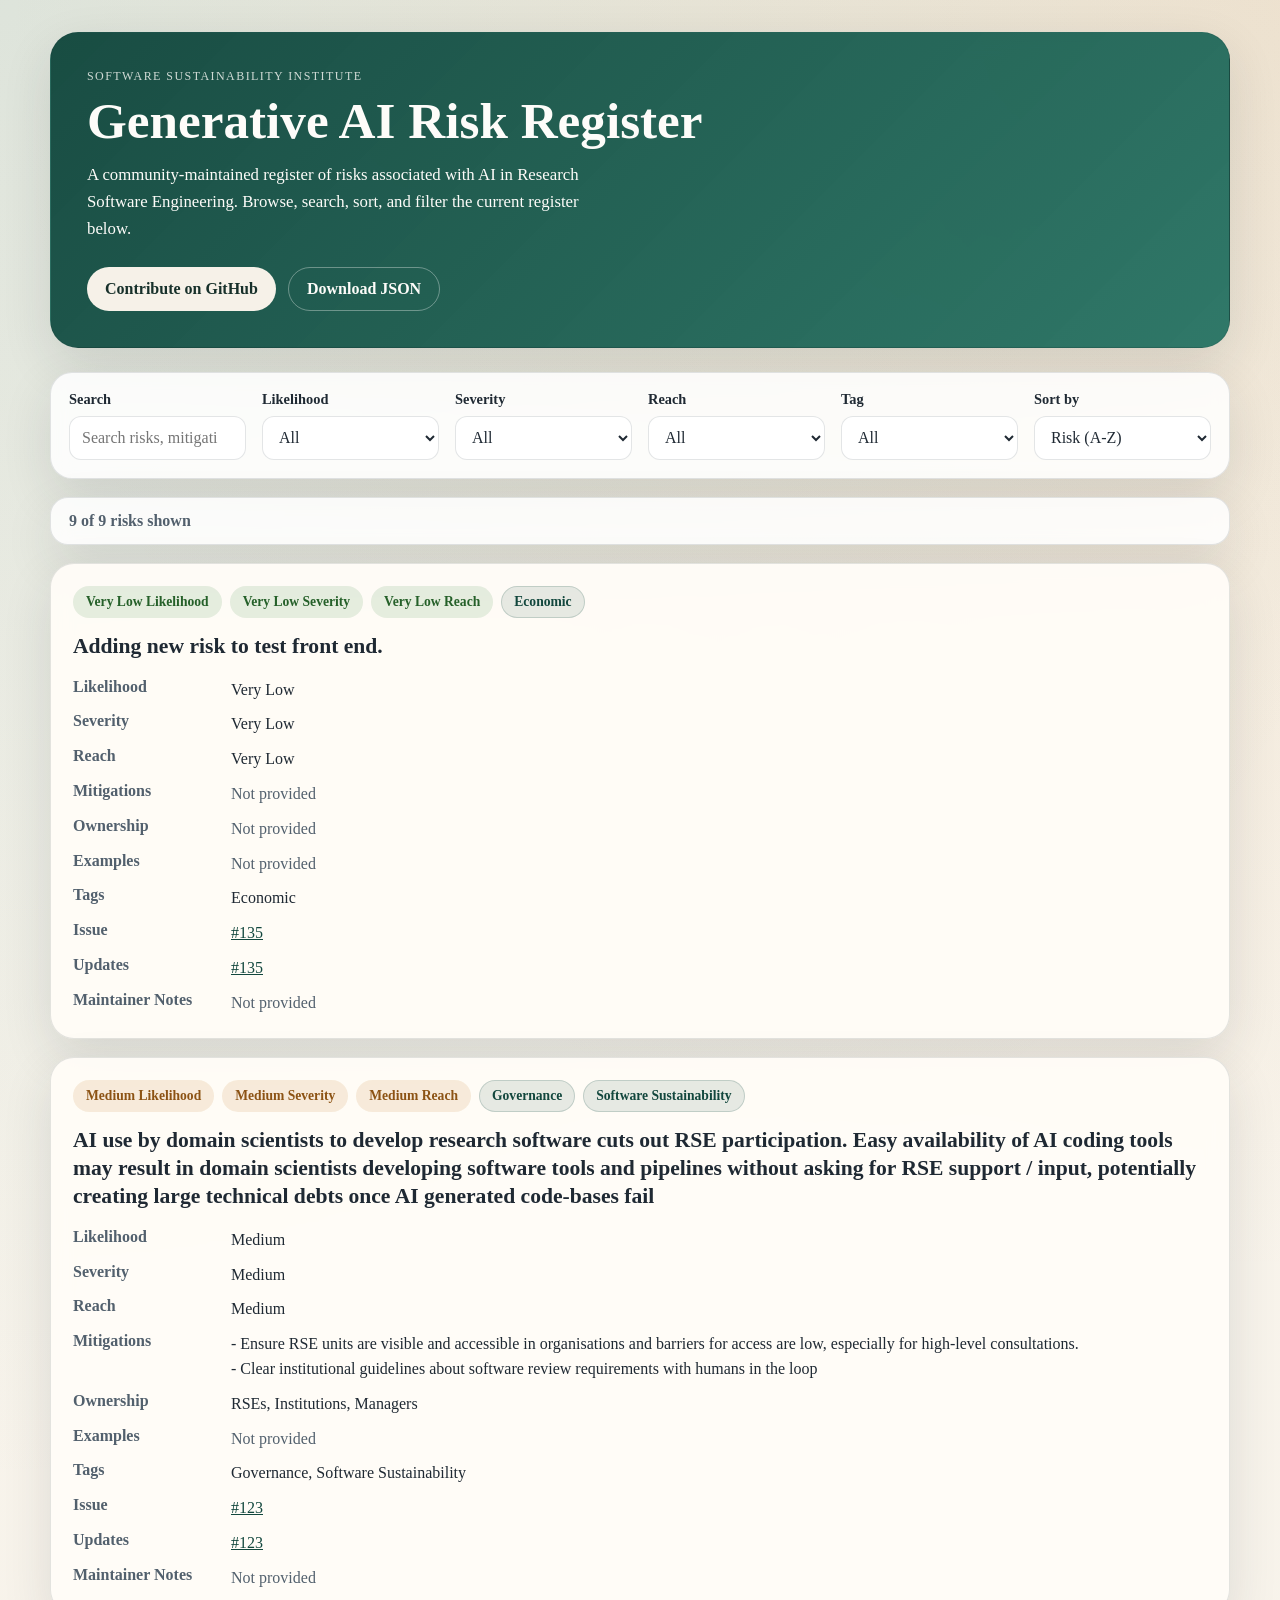
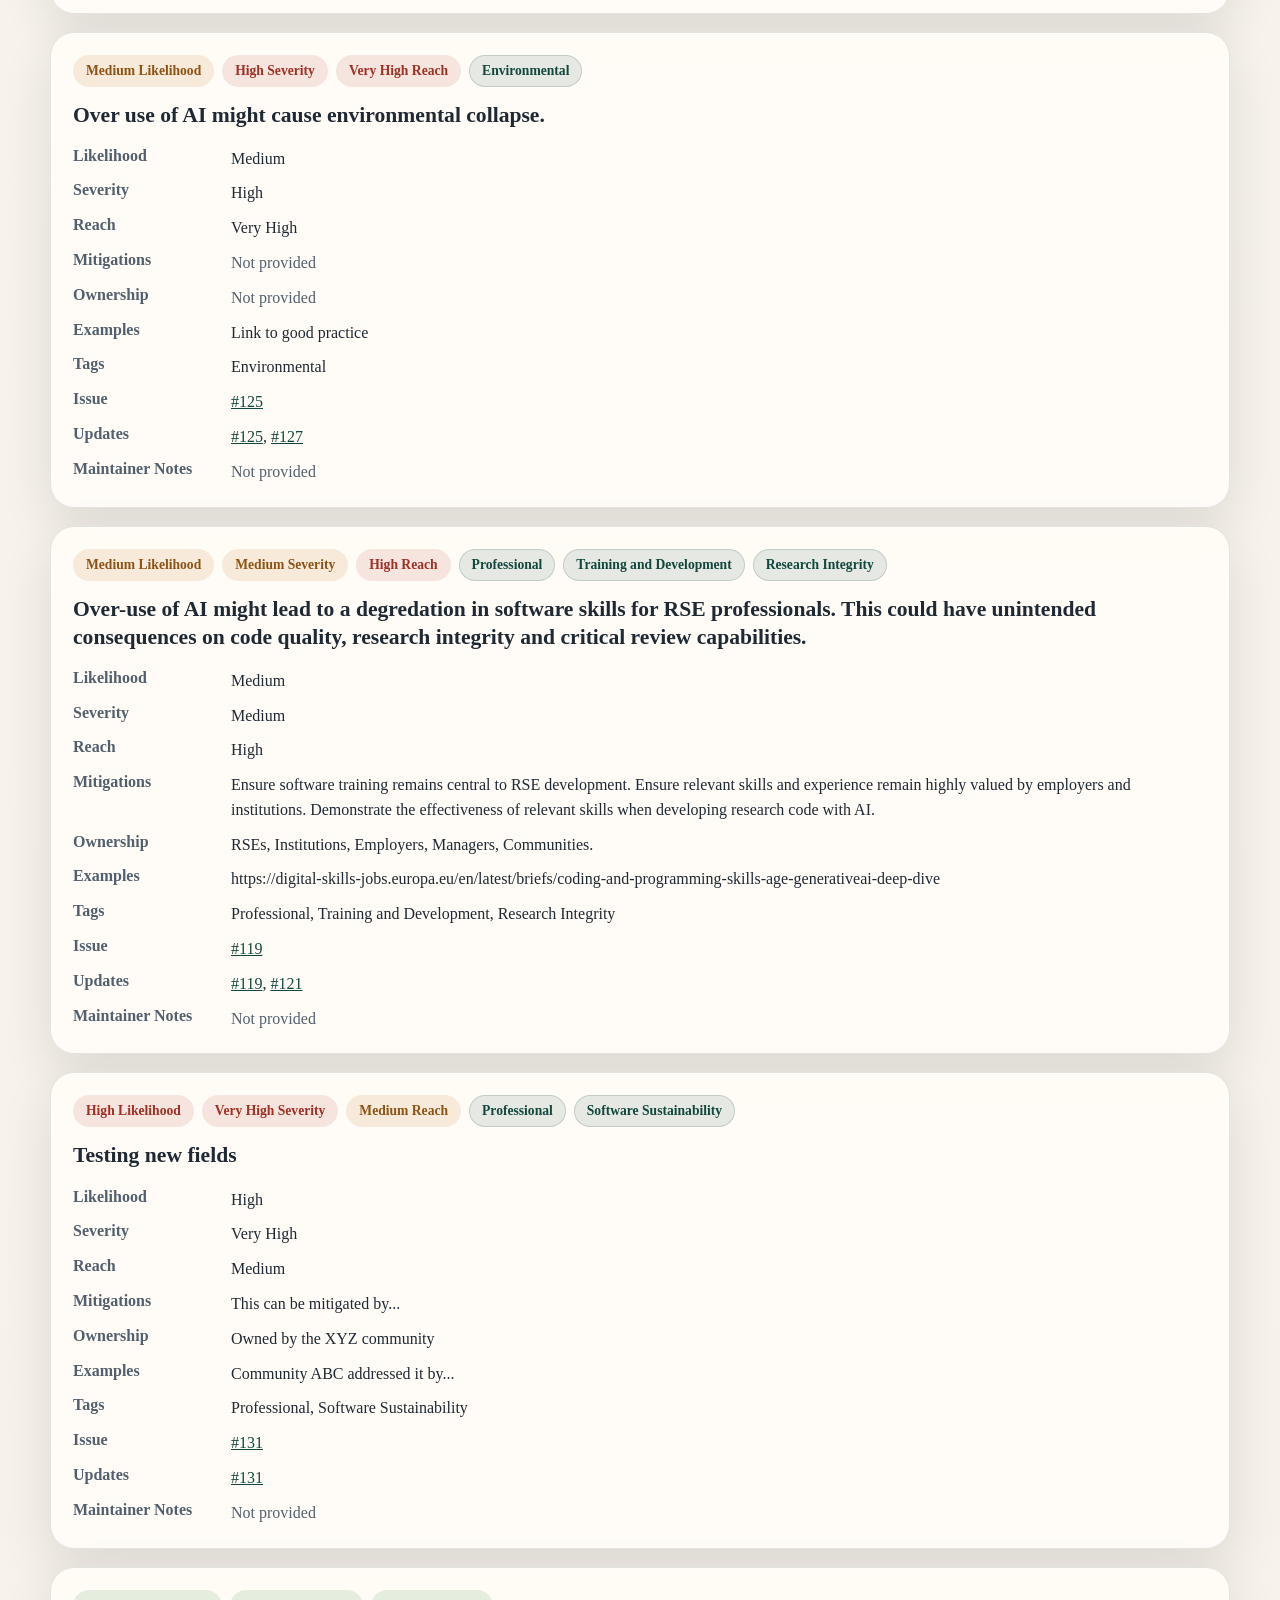
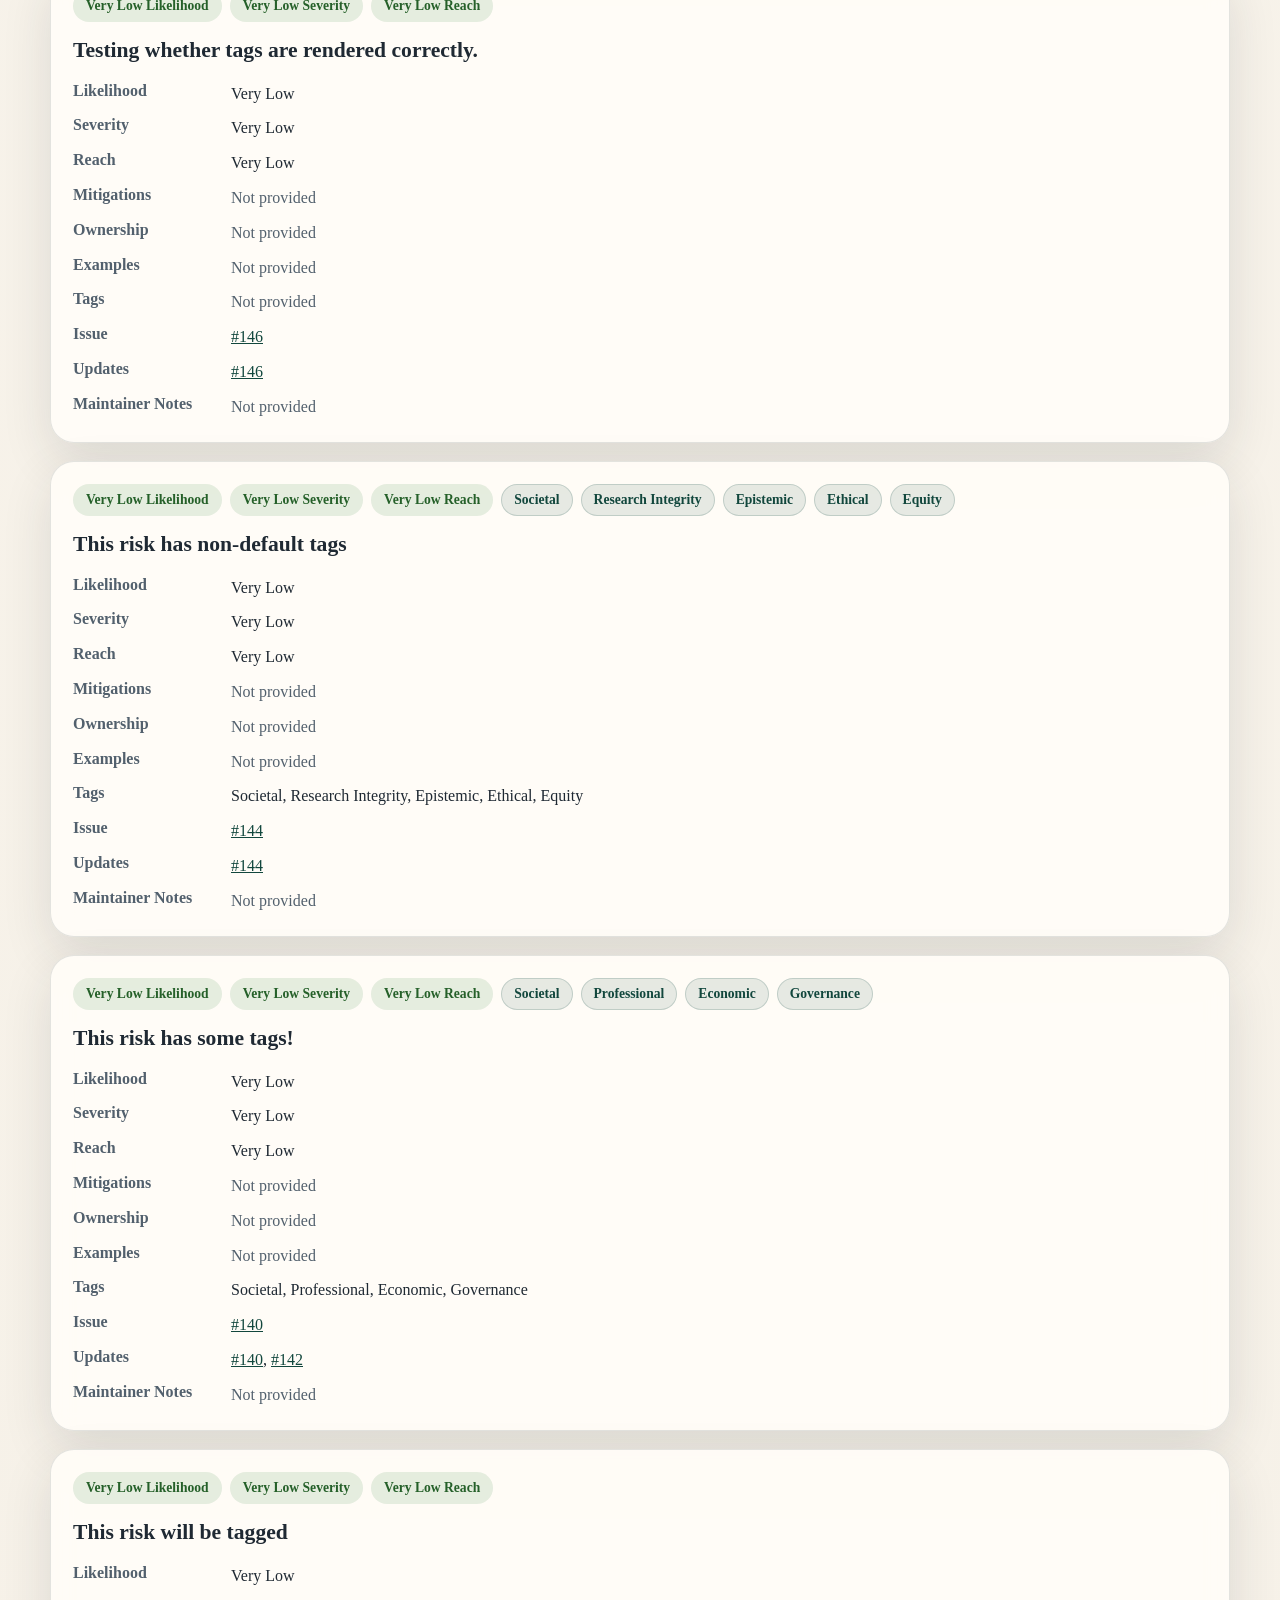
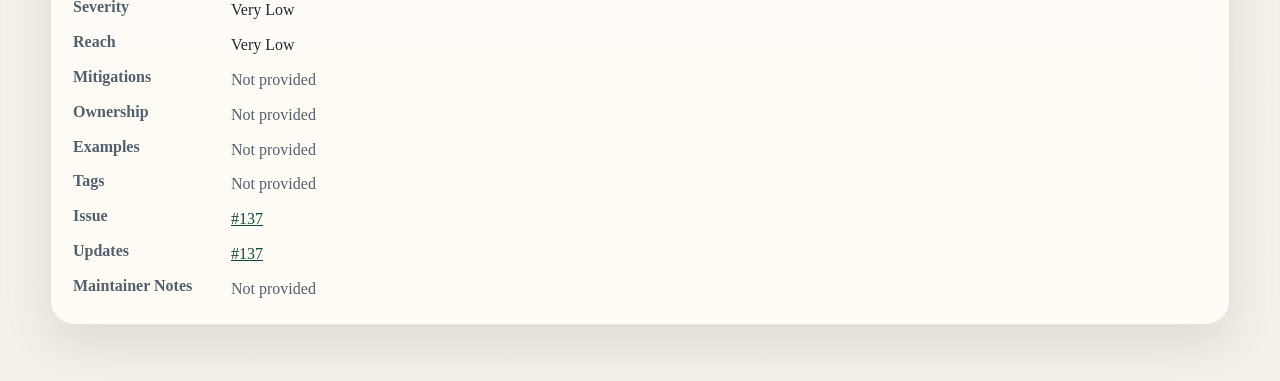
<file: index.html>
<!DOCTYPE html>
<html lang="en">
<head>
    <meta charset="UTF-8">
    <meta name="viewport" content="width=device-width, initial-scale=1.0">
    <title>SSI Generative AI Risk Register</title>
    <link rel="stylesheet" href="./styles.css">
</head>
<body>
    <main class="page-shell">
        <section class="hero">
            <p class="eyebrow">Software Sustainability Institute</p>
            <h1>Generative AI Risk Register</h1>
            <p class="intro">
                A community-maintained register of risks associated with AI in Research Software Engineering.
                Browse, search, sort, and filter the current register below.
            </p>
            <div class="hero-actions">
                <a class="button button-primary" href="https://github.com/jshng-glasgow/SSI-Responsible-AI-Risk-Register/" target="_blank" rel="noreferrer">Contribute on GitHub</a>
                <a class="button button-secondary" href="./risks.json" target="_blank" rel="noreferrer">Download JSON</a>
            </div>
        </section>

        <section class="controls-panel" aria-label="Register controls">
            <div class="control">
                <label for="search-input">Search</label>
                <input id="search-input" type="search" placeholder="Search risks, mitigations, ownership, examples..." />
            </div>
            <div class="control">
                <label for="likelihood-filter">Likelihood</label>
                <select id="likelihood-filter">
                    <option value="">All</option>
                </select>
            </div>
            <div class="control">
                <label for="severity-filter">Severity</label>
                <select id="severity-filter">
                    <option value="">All</option>
                </select>
            </div>
            <div class="control">
                <label for="reach-filter">Reach</label>
                <select id="reach-filter">
                    <option value="">All</option>
                </select>
            </div>
            <div class="control">
                <label for="tag-filter">Tag</label>
                <select id="tag-filter">
                    <option value="">All</option>
                </select>
            </div>
            <div class="control">
                <label for="sort-select">Sort by</label>
                <select id="sort-select">
                    <option value="risk-asc">Risk (A-Z)</option>
                    <option value="likelihood-desc">Likelihood (highest first)</option>
                    <option value="severity-desc">Severity (highest first)</option>
                    <option value="reach-desc">Reach (highest first)</option>
                    <option value="issue-desc">Most recent issue</option>
                </select>
            </div>
        </section>

        <section class="results-bar" aria-live="polite">
            <p id="results-summary">Loading register...</p>
        </section>

        <section id="register-root" class="register-root" aria-live="polite"></section>
    </main>

    <template id="risk-card-template">
        <article class="risk-card">
            <div class="card-header">
                <div class="card-meta"></div>
                <h2 class="card-title"></h2>
            </div>
            <dl class="card-grid"></dl>
        </article>
    </template>

    <script src="./app.js"></script>
</body>
</html>
</file>
<file: styles.css>
:root {
  --page-bg: #f6f1e8;
  --panel-bg: rgba(255, 255, 255, 0.85);
  --card-bg: rgba(255, 252, 247, 0.96);
  --text-main: #1f2933;
  --text-soft: #52606d;
  --border: rgba(31, 41, 51, 0.12);
  --accent: #1f6f5f;
  --accent-strong: #12473d;
  --shadow: 0 18px 50px rgba(31, 41, 51, 0.12);
}

* {
  box-sizing: border-box;
}

body {
  margin: 0;
  font-family: Georgia, "Times New Roman", serif;
  color: var(--text-main);
  background:
    radial-gradient(circle at top left, rgba(31, 111, 95, 0.12), transparent 28%),
    radial-gradient(circle at top right, rgba(196, 127, 46, 0.14), transparent 24%),
    linear-gradient(180deg, #f8f4ec 0%, var(--page-bg) 100%);
}

a {
  color: var(--accent-strong);
}

.page-shell {
  width: min(1180px, calc(100% - 32px));
  margin: 0 auto;
  padding: 32px 0 56px;
}

.hero,
.controls-panel,
.results-bar,
.risk-card {
  backdrop-filter: blur(10px);
  box-shadow: var(--shadow);
  border: 1px solid var(--border);
}

.hero {
  background: linear-gradient(135deg, rgba(18, 71, 61, 0.97), rgba(31, 111, 95, 0.92));
  color: #fdfcf9;
  border-radius: 28px;
  padding: 36px;
}

.eyebrow {
  margin: 0 0 12px;
  text-transform: uppercase;
  letter-spacing: 0.12em;
  font-size: 0.75rem;
  opacity: 0.8;
}

.hero h1 {
  margin: 0;
  font-size: clamp(2.2rem, 4vw, 4rem);
  line-height: 0.96;
}

.intro {
  max-width: 60ch;
  font-size: 1.05rem;
  line-height: 1.6;
}

.hero-actions {
  display: flex;
  flex-wrap: wrap;
  gap: 12px;
  margin-top: 24px;
}

.button {
  display: inline-flex;
  align-items: center;
  justify-content: center;
  min-height: 44px;
  padding: 0 18px;
  border-radius: 999px;
  text-decoration: none;
  font-weight: 700;
}

.button-primary {
  background: #f6f1e8;
  color: #17302a;
}

.button-secondary {
  background: transparent;
  color: #fdfcf9;
  border: 1px solid rgba(253, 252, 249, 0.35);
}

.controls-panel {
  display: grid;
  grid-template-columns: repeat(6, minmax(0, 1fr));
  gap: 16px;
  margin-top: 24px;
  padding: 18px;
  border-radius: 22px;
  background: var(--panel-bg);
}

.control {
  display: flex;
  flex-direction: column;
  gap: 8px;
}

.control label {
  font-size: 0.9rem;
  font-weight: 700;
}

.control input,
.control select {
  width: 100%;
  min-height: 44px;
  padding: 10px 12px;
  border-radius: 12px;
  border: 1px solid var(--border);
  background: rgba(255, 255, 255, 0.92);
  color: var(--text-main);
  font: inherit;
}

.results-bar {
  margin-top: 18px;
  padding: 14px 18px;
  border-radius: 18px;
  background: var(--panel-bg);
}

.results-bar p {
  margin: 0;
  color: var(--text-soft);
  font-weight: 700;
}

.register-root {
  display: grid;
  gap: 18px;
  margin-top: 18px;
}

.risk-card {
  border-radius: 24px;
  padding: 22px;
  background: var(--card-bg);
}

.card-header {
  display: grid;
  gap: 14px;
}

.card-meta {
  display: flex;
  flex-wrap: wrap;
  gap: 8px;
}

.card-title {
  margin: 0;
  font-size: 1.35rem;
  line-height: 1.3;
}

.card-grid {
  display: grid;
  grid-template-columns: minmax(110px, 140px) 1fr;
  gap: 10px 18px;
  margin: 18px 0 0;
}

.card-grid dt {
  font-weight: 700;
  color: var(--text-soft);
}

.card-grid dd {
  margin: 0;
  line-height: 1.55;
}

.badge {
  display: inline-flex;
  align-items: center;
  min-height: 32px;
  padding: 0 12px;
  border-radius: 999px;
  font-size: 0.85rem;
  font-weight: 700;
  border: 1px solid transparent;
}

.tone-very-low,
.tone-low {
  background: rgba(46, 125, 50, 0.12);
  color: #256029;
}

.tone-medium {
  background: rgba(194, 127, 46, 0.14);
  color: #8c5314;
}

.tone-high,
.tone-very-high {
  background: rgba(176, 58, 46, 0.12);
  color: #9f3024;
}

.tone-unknown {
  background: rgba(82, 96, 109, 0.12);
  color: #52606d;
}

.tone-tag {
  background: rgba(18, 71, 61, 0.1);
  color: #12473d;
  border-color: rgba(18, 71, 61, 0.18);
}

.muted,
.empty-state {
  color: var(--text-soft);
}

.empty-state {
  margin: 0;
  padding: 18px;
  border-radius: 18px;
  background: var(--panel-bg);
  border: 1px dashed var(--border);
}

@media (max-width: 960px) {
  .controls-panel {
    grid-template-columns: repeat(2, minmax(0, 1fr));
  }
}

@media (max-width: 680px) {
  .page-shell {
    width: min(100% - 20px, 1180px);
    padding-top: 20px;
  }

  .hero,
  .controls-panel,
  .results-bar,
  .risk-card {
    border-radius: 18px;
  }

  .hero {
    padding: 24px 20px;
  }

  .controls-panel {
    grid-template-columns: 1fr;
  }

  .card-grid {
    grid-template-columns: 1fr;
    gap: 6px;
  }

  .card-grid dt {
    margin-top: 10px;
  }
}
</file>
